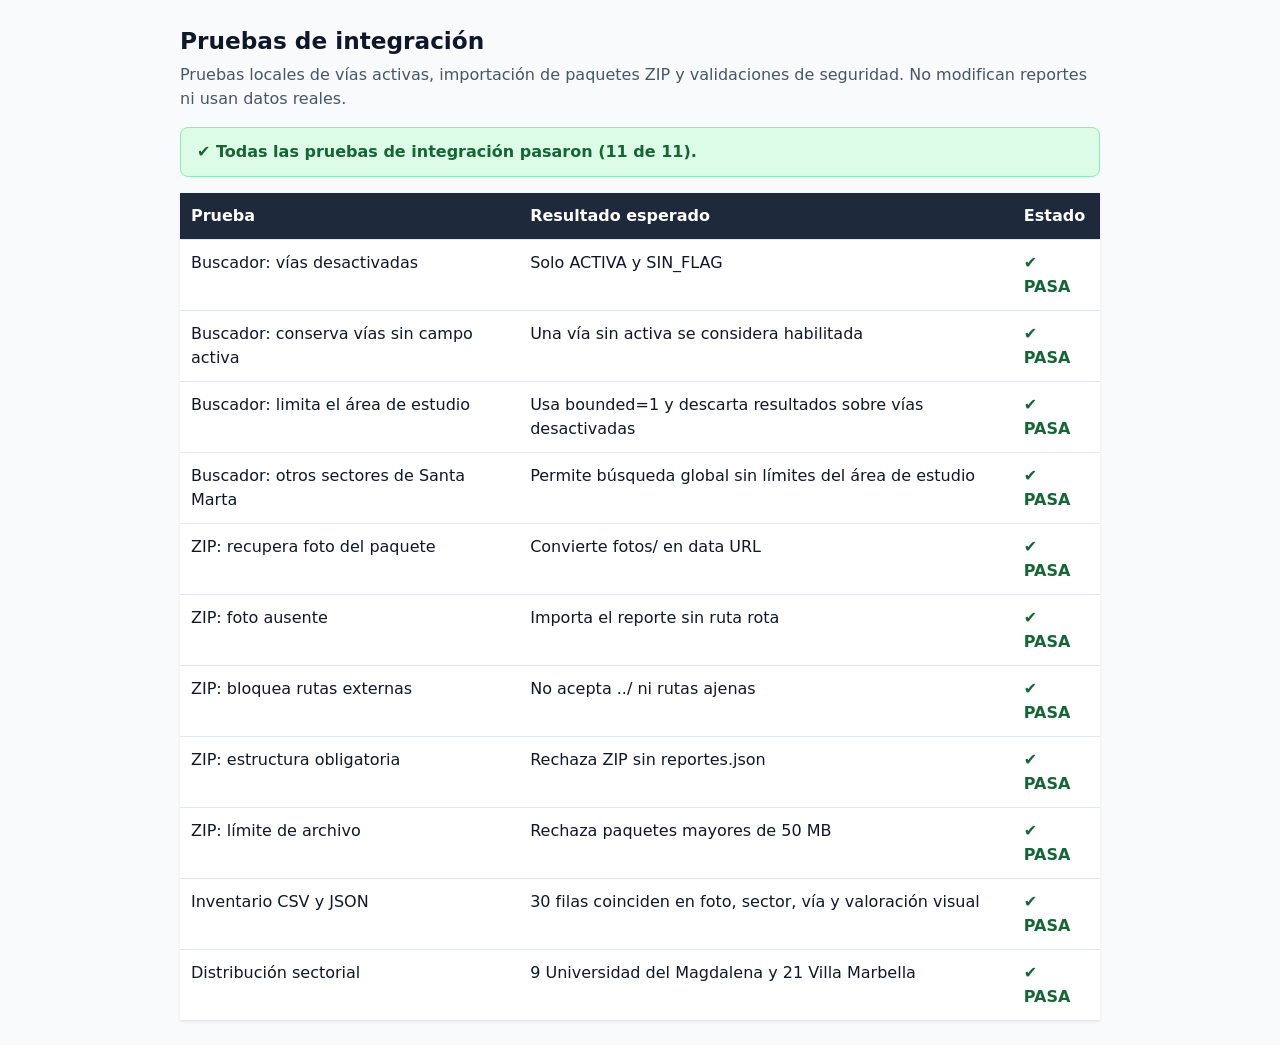
<file: pruebas-integracion.html>
<!DOCTYPE html>
<html lang="es">
<head>
  <meta charset="UTF-8" />
  <meta name="viewport" content="width=device-width, initial-scale=1.0" />
  <title>Pruebas de integración — Control Vial Santa Marta</title>
  <style>
    body{font-family:system-ui,-apple-system,sans-serif;max-width:920px;margin:24px auto;padding:0 16px;background:#f8fafc;color:#0f172a;line-height:1.5}
    h1{font-size:1.45rem;margin-bottom:4px}
    .sub{color:#475569;margin-top:0}
    #resumen{padding:12px 16px;border-radius:8px;font-weight:700;margin:16px 0}
    .ok{background:#dcfce7;color:#166534;border:1px solid #86efac}
    .fail{background:#fee2e2;color:#991b1b;border:1px solid #fca5a5}
    table{width:100%;border-collapse:collapse;background:white;box-shadow:0 1px 3px rgba(0,0,0,.08)}
    th,td{padding:11px;border-bottom:1px solid #e2e8f0;text-align:left;vertical-align:top}
    th{background:#1e293b;color:white}
    .pass{color:#166534;font-weight:700}.bad{color:#991b1b;font-weight:700}
    code{background:#e2e8f0;padding:2px 4px;border-radius:4px}
  </style>
</head>
<body>
  <h1>Pruebas de integración</h1>
  <p class="sub">Pruebas locales de vías activas, importación de paquetes ZIP y validaciones de seguridad. No modifican reportes ni usan datos reales.</p>
  <div id="resumen">Ejecutando pruebas…</div>
  <table>
    <thead><tr><th>Prueba</th><th>Resultado esperado</th><th>Estado</th></tr></thead>
    <tbody id="resultados"></tbody>
  </table>

  <script src="mapa.js"></script>
  <script src="almacenamiento.js"></script>
  <script>
    (async function () {
      var tbody = document.getElementById("resultados");
      var passed = 0;
      var total = 0;

      function registrar(nombre, esperado, ok, detalle) {
        total++;
        if (ok) passed++;
        var fila = document.createElement("tr");
        var c1 = document.createElement("td");
        var c2 = document.createElement("td");
        var c3 = document.createElement("td");
        c1.textContent = nombre + (detalle ? " — " + detalle : "");
        c2.textContent = esperado;
        c3.textContent = ok ? "✔ PASA" : "✘ FALLA";
        c3.className = ok ? "pass" : "bad";
        fila.append(c1, c2, c3);
        tbody.appendChild(fila);
      }

      try {
        var vias = {
          cuadras: [
            { id: "ACTIVA", nombre: "Calle activa", tipo_via: "arterial", activa: true, extremos: [[11.2, -74.2], [11.21, -74.21]] },
            { id: "ANTIGUA", nombre: "Carrera 32 antigua", tipo_via: "arterial", activa: false, extremos: [[11.3, -74.3], [11.31, -74.31]] },
            { id: "SIN_FLAG", nombre: "Calle sin bandera", tipo_via: "secundaria", extremos: [[11.4, -74.4], [11.41, -74.41]] }
          ]
        };
        var activas = obtenerCuadrasActivasParaBusqueda(vias);
        registrar("Buscador: vías desactivadas", "Solo ACTIVA y SIN_FLAG", activas.length === 2 && activas.every(function (x) { return x.id !== "ANTIGUA"; }));
        registrar("Buscador: conserva vías sin campo activa", "Una vía sin activa se considera habilitada", activas.some(function (x) { return x.id === "SIN_FLAG"; }));

        var viasBusqueda = {
          zona: { radio_max_m: 30, limites: { lat_min: 11.19, lat_max: 11.31, lng_min: -74.31, lng_max: -74.19 } },
          cuadras: [
            { id: "ACTIVA", nombre: "Calle activa", tipo_via: "arterial", activa: true, extremos: [[11.2, -74.2], [11.2, -74.201]] },
            { id: "ANTIGUA", nombre: "Carrera 32 antigua", tipo_via: "arterial", activa: false, extremos: [[11.3, -74.3], [11.3, -74.301]] }
          ]
        };
        var fetchOriginal = window.fetch;
        var urlCapturada = "";
        window.fetch = function (url) {
          urlCapturada = String(url);
          return Promise.resolve({
            ok: true,
            json: function () {
              return Promise.resolve([
                { lat: "11.2", lon: "-74.2005", name: "Calle activa", display_name: "Calle activa, Santa Marta" },
                { lat: "11.3", lon: "-74.3005", name: "Carrera 32 antigua", display_name: "Carrera 32, Santa Marta" }
              ]);
            }
          });
        };
        var resultadosArea = [];
        var urlArea = "";
        try {
          resultadosArea = await buscarDireccionesMapa("Carrera 32", viasBusqueda, "area_estudio");
          urlArea = urlCapturada;
        } finally {
          window.fetch = fetchOriginal;
        }
        registrar(
          "Buscador: limita el área de estudio",
          "Usa bounded=1 y descarta resultados sobre vías desactivadas",
          urlArea.indexOf("bounded=1") !== -1 &&
            !resultadosArea.some(function (x) { return x.titulo.indexOf("Carrera 32") !== -1; })
        );

        window.fetch = function (url) {
          urlCapturada = String(url);
          return Promise.resolve({
            ok: true,
            json: function () {
              return Promise.resolve([
                { lat: "11.3", lon: "-74.3005", name: "Carrera 32 antigua", display_name: "Carrera 32, Santa Marta" }
              ]);
            }
          });
        };
        var resultadosExternos = [];
        var urlExterna = "";
        try {
          resultadosExternos = await buscarDireccionesMapa("Carrera 32", viasBusqueda, "otros_sectores_santa_marta");
          urlExterna = urlCapturada;
        } finally {
          window.fetch = fetchOriginal;
        }
        registrar(
          "Buscador: otros sectores de Santa Marta",
          "Permite búsqueda global sin límites del área de estudio",
          urlExterna.indexOf("bounded=1") === -1 &&
            resultadosExternos.some(function (x) { return x.titulo === "Carrera 32 antigua"; })
        );

        var paquete = {
          loadAsync: function () {
            return Promise.resolve({
              file: function (ruta) {
                if (ruta === "reportes.json") {
                  return {
                    async: function () {
                      return Promise.resolve(JSON.stringify([
                        { id: "TEST-ZIP-1", foto: "fotos/prueba.jpg" },
                        { id: "TEST-ZIP-2", foto: "fotos/no-existe.jpg" },
                        { id: "TEST-ZIP-3", foto: "../privado.jpg" }
                      ]));
                    }
                  };
                }
                if (ruta === "fotos/prueba.jpg") {
                  return {
                    _data: { uncompressedSize: 3 },
                    async: function () { return Promise.resolve("QUJD"); }
                  };
                }
                return null;
              }
            });
          }
        };
        var texto = await extraerJSONDePaqueteZIP({ size: 100 }, paquete);
        var datos = JSON.parse(texto);
        registrar("ZIP: recupera foto del paquete", "Convierte fotos/ en data URL", datos[0].foto === "[data-uri]");
        registrar("ZIP: foto ausente", "Importa el reporte sin ruta rota", datos[1].foto === null);
        registrar("ZIP: bloquea rutas externas", "No acepta ../ ni rutas ajenas", datos[2].foto === null);

        var zipVacio = {
          loadAsync: function () {
            return Promise.resolve({ file: function () { return null; } });
          }
        };
        var faltaJson = false;
        try { await extraerJSONDePaqueteZIP({ size: 100 }, zipVacio); }
        catch (e) { faltaJson = /reportes\.json/.test(e.message); }
        registrar("ZIP: estructura obligatoria", "Rechaza ZIP sin reportes.json", faltaJson);

        var exceso = false;
        try { await extraerJSONDePaqueteZIP({ size: 51 * 1024 * 1024 }, paquete); }
        catch (e) { exceso = /50 MB/.test(e.message); }
        registrar("ZIP: límite de archivo", "Rechaza paquetes mayores de 50 MB", exceso);

        var respuestaEvidencias = await fetch("datos/evidencias_nuevas.json");
        var respuestaCSV = await fetch("datos/fotos/indice_evidencias.csv");
        var inventarioCoincide = false;
        var distribucionCorrecta = false;
        if (respuestaEvidencias.ok && respuestaCSV.ok) {
          var evidencias = await respuestaEvidencias.json();
          var textoCSV = await respuestaCSV.text();
          function parsearCSV(texto) {
            var filas = [], fila = [], campo = "", entreComillas = false;
            for (var z = 0; z < texto.length; z++) {
              var caracter = texto[z];
              if (entreComillas) {
                if (caracter === '"' && texto[z + 1] === '"') { campo += '"'; z++; }
                else if (caracter === '"') entreComillas = false;
                else campo += caracter;
              } else if (caracter === '"') entreComillas = true;
              else if (caracter === ',') { fila.push(campo); campo = ""; }
              else if (caracter === '\n') { fila.push(campo); filas.push(fila); fila = []; campo = ""; }
              else if (caracter !== '\r') campo += caracter;
            }
            if (campo.length || fila.length) { fila.push(campo); filas.push(fila); }
            var encabezados = filas.shift() || [];
            return filas.filter(function (f) { return f.some(function (x) { return x !== ""; }); })
              .map(function (f) {
                var registro = {};
                encabezados.forEach(function (encabezado, k) { registro[encabezado] = f[k] || ""; });
                return registro;
              });
          }
          var filasCSV = parsearCSV(textoCSV);
          var porId = Object.create(null);
          evidencias.forEach(function (e) { porId[e.id] = e; });
          inventarioCoincide = evidencias.length === 30 && filasCSV.length === 30 &&
            filasCSV.every(function (fila) {
              var e = porId[fila.codigo_evidencia];
              if (!e) return false;
              var u = e.ubicacion_aproximada || {};
              var c = e.clasificacion_visual_preliminar || {};
              return fila.archivo_nuevo === e.foto &&
                fila.coordenadas_gps === "No disponibles" &&
                fila.ubicacion_sectorial_aproximada.indexOf(u.sector || "") !== -1 &&
                fila.ubicacion_sectorial_aproximada.indexOf(u.via_aproximada || "") !== -1 &&
                fila.valoracion_visual_preliminar.indexOf("Nivel visual " + c.nivel) !== -1 &&
                fila.valoracion_visual_preliminar.indexOf(c.tipo_observado || "") !== -1;
            });
          var conteoSectores = evidencias.reduce(function (acc, e) {
            var sector = e.ubicacion_aproximada && e.ubicacion_aproximada.sector;
            acc[sector] = (acc[sector] || 0) + 1;
            return acc;
          }, {});
          distribucionCorrecta = conteoSectores["Calle de la Universidad del Magdalena"] === 9 &&
            conteoSectores["Villa Marbella"] === 21;
        }
        registrar("Inventario CSV y JSON", "30 filas coinciden en foto, sector, vía y valoración visual", inventarioCoincide);
        registrar("Distribución sectorial", "9 Universidad del Magdalena y 21 Villa Marbella", distribucionCorrecta);
      } catch (err) {
        registrar("Ejecución de pruebas", "Sin errores inesperados", false, err.message);
      }

      var banner = document.getElementById("resumen");
      banner.className = passed === total ? "ok" : "fail";
      banner.textContent = passed === total
        ? "✔ Todas las pruebas de integración pasaron (" + passed + " de " + total + ")."
        : "✘ Pasaron " + passed + " de " + total + " pruebas de integración.";
    })();
  </script>
</body>
</html>
</file>
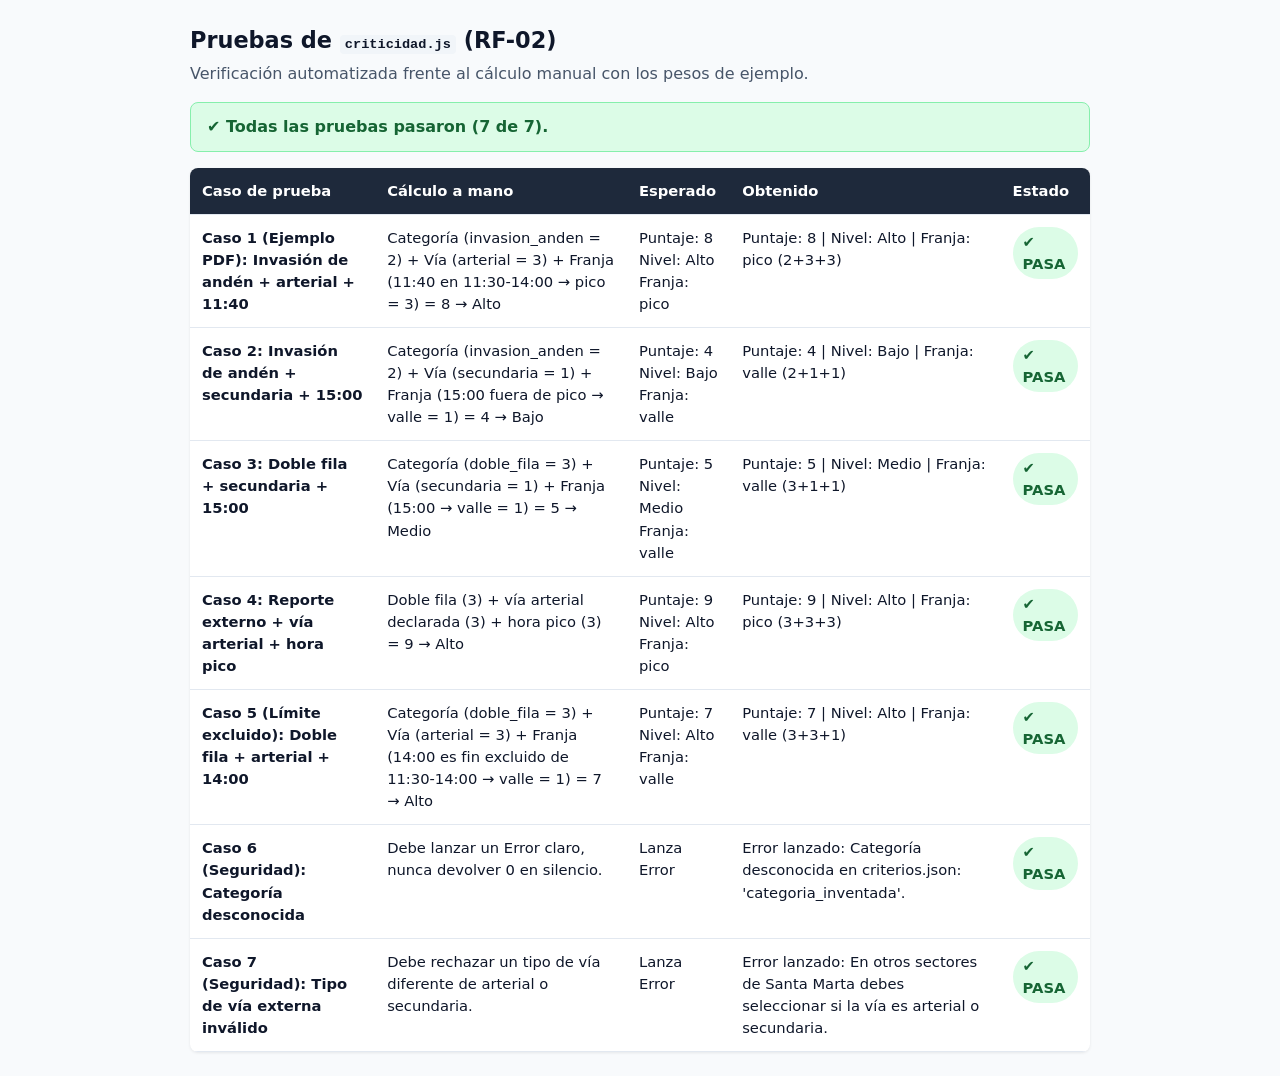
<file: pruebas.html>
<!DOCTYPE html>
<html lang="es">
<head>
  <meta charset="UTF-8" />
  <meta name="viewport" content="width=device-width, initial-scale=1.0" />
  <title>Pruebas Unitarias - Índice de Criticidad (RF-02)</title>
  <style>
    body {
      font-family: system-ui, -apple-system, sans-serif;
      max-width: 900px;
      margin: 24px auto;
      padding: 0 16px;
      background: #f8fafc;
      color: #0f172a;
      line-height: 1.5;
    }
    h1 { font-size: 1.4rem; margin-bottom: 4px; }
    p.sub { color: #475569; margin-top: 0; }
    .resumen {
      padding: 12px 16px;
      border-radius: 8px;
      font-weight: 700;
      margin: 16px 0;
    }
    .ok-global { background: #dcfce7; color: #166534; border: 1px solid #86efac; }
    .err-global { background: #fee2e2; color: #991b1b; border: 1px solid #fca5a5; }
    table {
      width: 100%;
      border-collapse: collapse;
      background: #ffffff;
      border-radius: 8px;
      overflow: hidden;
      box-shadow: 0 1px 3px rgba(0,0,0,0.08);
    }
    th, td {
      padding: 12px;
      border-bottom: 1px solid #e2e8f0;
      text-align: left;
      vertical-align: top;
      font-size: 0.92rem;
    }
    th { background: #1e293b; color: #ffffff; }
    .badge-pass {
      display: inline-block;
      background: #dcfce7;
      color: #166534;
      font-weight: 700;
      padding: 4px 10px;
      border-radius: 999px;
    }
    .badge-fail {
      display: inline-block;
      background: #fee2e2;
      color: #991b1b;
      font-weight: 700;
      padding: 4px 10px;
      border-radius: 999px;
    }
    code {
      background: #f1f5f9;
      padding: 2px 5px;
      border-radius: 4px;
      font-size: 0.85rem;
    }
  </style>
</head>
<body>
  <h1>Pruebas de <code>criticidad.js</code> (RF-02)</h1>
  <p class="sub">Verificación automatizada frente al cálculo manual con los pesos de ejemplo.</p>

  <div id="banner-resumen" class="resumen">Ejecutando pruebas...</div>

  <table>
    <thead>
      <tr>
        <th>Caso de prueba</th>
        <th>Cálculo a mano</th>
        <th>Esperado</th>
        <th>Obtenido</th>
        <th>Estado</th>
      </tr>
    </thead>
    <tbody id="tabla-resultados"></tbody>
  </table>

  <!-- Cargamos el módulo puro criticidad.js -->
  <script src="criticidad.js"></script>
  <script>
    // 1. Datos de prueba autocontenidos dentro de la página (no requiere servidor)
    var criteriosPrueba = {
      categoria: {
        doble_fila: 3,
        bloqueo_rampa_cebra_paradero: 3,
        invasion_anden: 2
      },
      via: {
        arterial: 3,
        secundaria: 1
      },
      franja: {
        pico: 3,
        valle: 1
      },
      horas_pico: ["06:30-08:30", "11:30-14:00", "17:00-19:30"],
      niveles: {
        Bajo: [0, 4],
        Medio: [5, 6],
        Alto: [7, 9]
      }
    };

    var viasPrueba = {
      zona: { nombre: "Zona de prueba" },
      cuadras: [
        { id: "CR5-C14-C15", nombre: "Carrera 5 (14-15)", tipo_via: "arterial" },
        { id: "C15-CR4-CR5", nombre: "Calle 15 (4-5)", tipo_via: "secundaria" }
      ]
    };

    // 2. Definición de cinco casos de cálculo + dos casos de seguridad.
    var casos = [
      {
        titulo: "Caso 1 (Ejemplo PDF): Invasión de andén + arterial + 11:40",
        calculoManual: "Categoría (invasion_anden = 2) + Vía (arterial = 3) + Franja (11:40 en 11:30-14:00 → pico = 3) = 8 → Alto",
        reporte: {
          categoria: "invasion_anden",
          cuadra: "CR5-C14-C15",
          fecha_hora: "2026-11-18T11:40"
        },
        esperado: { puntaje: 8, nivel: "Alto", franja: "pico" }
      },
      {
        titulo: "Caso 2: Invasión de andén + secundaria + 15:00",
        calculoManual: "Categoría (invasion_anden = 2) + Vía (secundaria = 1) + Franja (15:00 fuera de pico → valle = 1) = 4 → Bajo",
        reporte: {
          categoria: "invasion_anden",
          cuadra: "C15-CR4-CR5",
          fecha_hora: "2026-11-18T15:00"
        },
        esperado: { puntaje: 4, nivel: "Bajo", franja: "valle" }
      },
      {
        titulo: "Caso 3: Doble fila + secundaria + 15:00",
        calculoManual: "Categoría (doble_fila = 3) + Vía (secundaria = 1) + Franja (15:00 → valle = 1) = 5 → Medio",
        reporte: {
          categoria: "doble_fila",
          cuadra: "C15-CR4-CR5",
          fecha_hora: "2026-11-18T15:00"
        },
        esperado: { puntaje: 5, nivel: "Medio", franja: "valle" }
      },
      {
        titulo: "Caso 4: Reporte externo + vía arterial + hora pico",
        calculoManual: "Doble fila (3) + vía arterial declarada (3) + hora pico (3) = 9 → Alto",
        reporte: {
          categoria: "doble_fila",
          cuadra: "EXTERNA-SANTA-MARTA-ARTERIAL",
          ambito: "otros_sectores_santa_marta",
          tipo_via_reporte: "arterial",
          fecha_hora: "2026-11-18T11:40"
        },
        esperado: { puntaje: 9, nivel: "Alto", franja: "pico" }
      },
      {
        titulo: "Caso 5 (Límite excluido): Doble fila + arterial + 14:00",
        calculoManual: "Categoría (doble_fila = 3) + Vía (arterial = 3) + Franja (14:00 es fin excluido de 11:30-14:00 → valle = 1) = 7 → Alto",
        reporte: {
          categoria: "doble_fila",
          cuadra: "CR5-C14-C15",
          fecha_hora: "2026-11-18T14:00"
        },
        esperado: { puntaje: 7, nivel: "Alto", franja: "valle" }
      }
    ];

    // 3. Ejecución y renderizado de resultados
    var tbody = document.getElementById("tabla-resultados");
    var aprobados = 0;

    for (var i = 0; i < casos.length; i++) {
      var c = casos[i];
      var obtenidoTexto = "";
      var pasa = false;

      try {
        var res = calcularCriticidad(c.reporte, criteriosPrueba, viasPrueba);
        obtenidoTexto =
          "Puntaje: " + res.puntaje +
          " | Nivel: " + res.nivel +
          " | Franja: " + res.franja +
          " (" + res.desglose.categoria + "+" + res.desglose.via + "+" + res.desglose.franja + ")";

        pasa =
          res.puntaje === c.esperado.puntaje &&
          res.nivel === c.esperado.nivel &&
          res.franja === c.esperado.franja;
      } catch (err) {
        obtenidoTexto = "ERROR: " + err.message;
        pasa = false;
      }

      if (pasa) aprobados++;

      var fila = document.createElement("tr");
      fila.innerHTML =
        "<td><strong>" + c.titulo + "</strong></td>" +
        "<td>" + c.calculoManual + "</td>" +
        "<td>Puntaje: " + c.esperado.puntaje + "<br>Nivel: " + c.esperado.nivel + "<br>Franja: " + c.esperado.franja + "</td>" +
        "<td>" + obtenidoTexto + "</td>" +
        "<td>" + (pasa ? '<span class="badge-pass">✔ PASA</span>' : '<span class="badge-fail">✘ FALLA</span>') + "</td>";
      tbody.appendChild(fila);
    }

    // Prueba adicional: verificar que un dato inválido lanza error y no devuelve 0
    var errorLanzado = false;
    var msgError = "";
    try {
      calcularCriticidad(
        { categoria: "categoria_inventada", cuadra: "CR5-C14-C15", fecha_hora: "2026-11-18T10:00" },
        criteriosPrueba,
        viasPrueba
      );
    } catch (e) {
      errorLanzado = true;
      msgError = e.message;
    }

    var filaErr = document.createElement("tr");
    filaErr.innerHTML =
      "<td><strong>Caso 6 (Seguridad): Categoría desconocida</strong></td>" +
      "<td>Debe lanzar un Error claro, nunca devolver 0 en silencio.</td>" +
      "<td>Lanza Error</td>" +
      "<td>" + (errorLanzado ? "Error lanzado: " + msgError : "No lanzó error") + "</td>" +
      "<td>" + (errorLanzado ? '<span class="badge-pass">✔ PASA</span>' : '<span class="badge-fail">✘ FALLA</span>') + "</td>";
    tbody.appendChild(filaErr);
    if (errorLanzado) aprobados++;

    // Prueba de seguridad: un reporte externo no debe aceptar un tipo de vía inventado.
    var tipoViaInvalidoRechazado = false;
    var mensajeTipoVia = "";
    try {
      calcularCriticidad({
        categoria: "doble_fila",
        cuadra: "EXTERNA-SANTA-MARTA-PEATONAL",
        ambito: "otros_sectores_santa_marta",
        tipo_via_reporte: "peatonal",
        fecha_hora: "2026-11-18T11:40"
      }, criteriosPrueba, viasPrueba);
    } catch (e) {
      tipoViaInvalidoRechazado = true;
      mensajeTipoVia = e.message;
    }
    var filaTipoVia = document.createElement("tr");
    filaTipoVia.innerHTML =
      "<td><strong>Caso 7 (Seguridad): Tipo de vía externa inválido</strong></td>" +
      "<td>Debe rechazar un tipo de vía diferente de arterial o secundaria.</td>" +
      "<td>Lanza Error</td>" +
      "<td>" + (tipoViaInvalidoRechazado ? "Error lanzado: " + mensajeTipoVia : "No lanzó error") + "</td>" +
      "<td>" + (tipoViaInvalidoRechazado ? '<span class="badge-pass">✔ PASA</span>' : '<span class="badge-fail">✘ FALLA</span>') + "</td>";
    tbody.appendChild(filaTipoVia);
    if (tipoViaInvalidoRechazado) aprobados++;

    var totalPruebas = casos.length + 2;
    var banner = document.getElementById("banner-resumen");
    if (aprobados === totalPruebas) {
      banner.className = "resumen ok-global";
      banner.textContent = "✔ Todas las pruebas pasaron (" + aprobados + " de " + totalPruebas + ").";
    } else {
      banner.className = "resumen err-global";
      banner.textContent = "✘ Fallaron pruebas: aprobaron " + aprobados + " de " + totalPruebas + ".";
    }
  </script>
</body>
</html>
</file>
